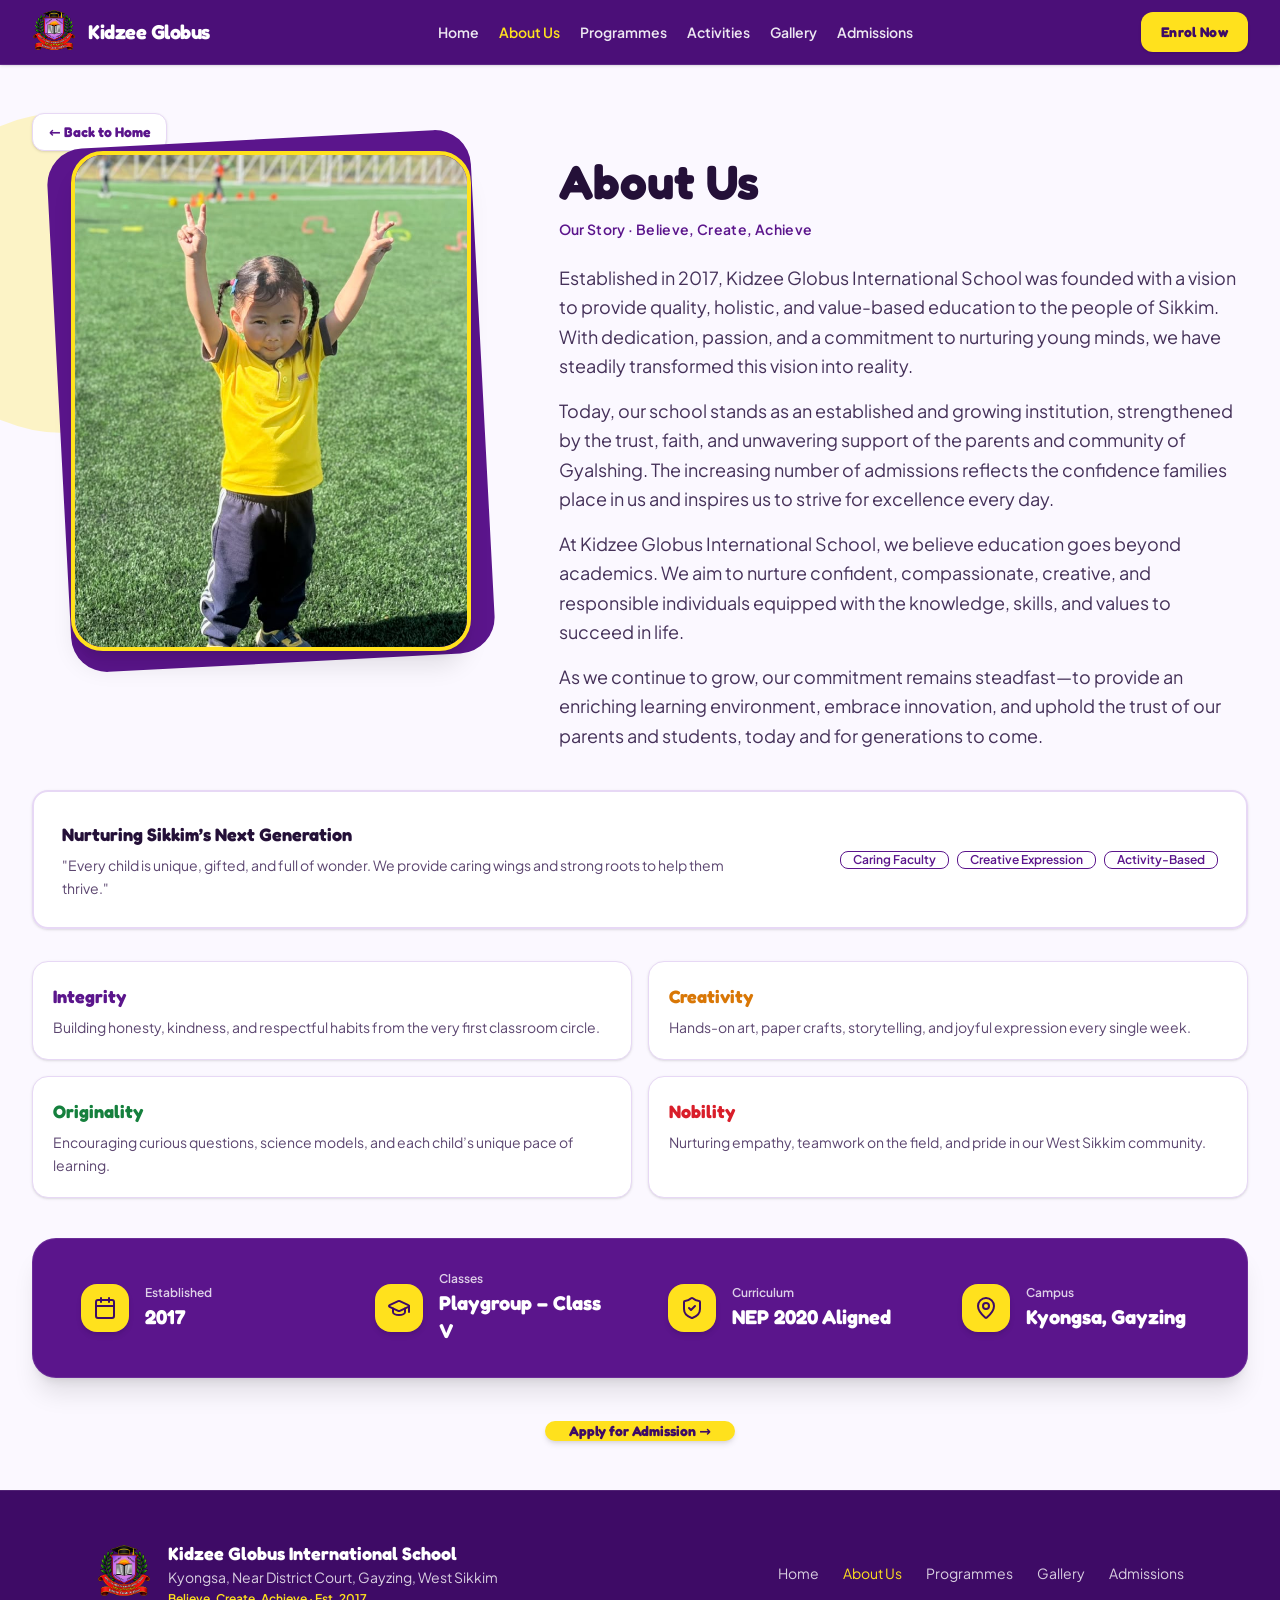
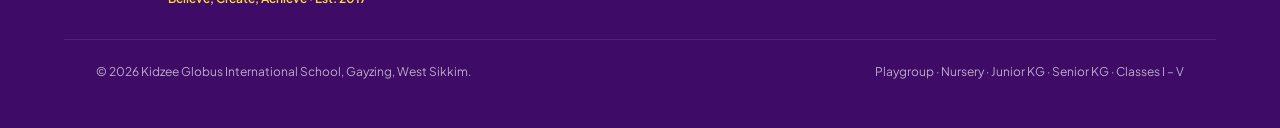
<file: about.html>
<!doctype html>
<html lang="en" class="scroll-smooth">
  <head>
    <meta charset="UTF-8" />
    <meta name="viewport" content="width=device-width, initial-scale=1.0" />
    <title>About Us — Kidzee Globus International School, Gayzing</title>
    <meta name="description" content="Learn about Kidzee Globus International School in Kyongsa, Gayzing, West Sikkim — our story since 2017, core values, and NEP 2020 aligned education." />
    <link rel="icon" type="image/png" href="./public/assets/aistudio/Kidzee_Globus_School_Crest_3b98668b.png" />
    <link rel="preconnect" href="https://fonts.googleapis.com" />
    <link rel="preconnect" href="https://fonts.gstatic.com" crossorigin />
    <link href="https://fonts.googleapis.com/css2?family=Fredoka:wght@500;600;700&family=Plus+Jakarta+Sans:wght@400;500;600;700&display=swap" rel="stylesheet" />
    <style>
/*! tailwindcss v4.3.5 | MIT License | https://tailwindcss.com */
@layer properties{@supports (((-webkit-hyphens:none)) and (not (margin-trim:block))) or ((-moz-orient:inline) and (not (color:rgb(from red r g b)))){*,:before,:after,::backdrop{--tw-translate-x:0;--tw-translate-y:0;--tw-translate-z:0;--tw-scale-x:1;--tw-scale-y:1;--tw-scale-z:1;--tw-rotate-x:initial;--tw-rotate-y:initial;--tw-rotate-z:initial;--tw-skew-x:initial;--tw-skew-y:initial;--tw-space-y-reverse:0;--tw-divide-x-reverse:0;--tw-border-style:solid;--tw-gradient-position:initial;--tw-gradient-from:#0000;--tw-gradient-via:#0000;--tw-gradient-to:#0000;--tw-gradient-stops:initial;--tw-gradient-via-stops:initial;--tw-gradient-from-position:0%;--tw-gradient-via-position:50%;--tw-gradient-to-position:100%;--tw-leading:initial;--tw-font-weight:initial;--tw-tracking:initial;--tw-ordinal:initial;--tw-slashed-zero:initial;--tw-numeric-figure:initial;--tw-numeric-spacing:initial;--tw-numeric-fraction:initial;--tw-shadow:0 0 #0000;--tw-shadow-color:initial;--tw-shadow-alpha:100%;--tw-inset-shadow:0 0 #0000;--tw-inset-shadow-color:initial;--tw-inset-shadow-alpha:100%;--tw-ring-color:initial;--tw-ring-shadow:0 0 #0000;--tw-inset-ring-color:initial;--tw-inset-ring-shadow:0 0 #0000;--tw-ring-inset:initial;--tw-ring-offset-width:0px;--tw-ring-offset-color:#fff;--tw-ring-offset-shadow:0 0 #0000;--tw-blur:initial;--tw-brightness:initial;--tw-contrast:initial;--tw-grayscale:initial;--tw-hue-rotate:initial;--tw-invert:initial;--tw-opacity:initial;--tw-saturate:initial;--tw-sepia:initial;--tw-drop-shadow:initial;--tw-drop-shadow-color:initial;--tw-drop-shadow-alpha:100%;--tw-drop-shadow-size:initial;--tw-duration:initial;--tw-ease:initial;--tw-content:"";--tw-outline-style:solid}}}@layer theme{:root,:host{--font-sans:"Plus Jakarta Sans", ui-sans-serif, system-ui, sans-serif;--font-mono:ui-monospace, SFMono-Regular, Menlo, Monaco, Consolas, "Liberation Mono", "Courier New", monospace;--color-white:#fff;--spacing:.25rem;--container-sm:24rem;--container-md:28rem;--container-xl:36rem;--container-2xl:42rem;--container-4xl:56rem;--container-5xl:64rem;--container-6xl:72rem;--container-7xl:80rem;--text-xs:.75rem;--text-xs--line-height:calc(1 / .75);--text-sm:.875rem;--text-sm--line-height:calc(1.25 / .875);--text-base:1rem;--text-base--line-height:calc(1.5 / 1);--text-lg:1.125rem;--text-lg--line-height:calc(1.75 / 1.125);--text-xl:1.25rem;--text-xl--line-height:calc(1.75 / 1.25);--text-2xl:1.5rem;--text-2xl--line-height:calc(2 / 1.5);--text-3xl:1.875rem;--text-3xl--line-height:calc(2.25 / 1.875);--text-4xl:2.25rem;--text-4xl--line-height:calc(2.5 / 2.25);--text-5xl:3rem;--text-5xl--line-height:1;--font-weight-medium:500;--font-weight-semibold:600;--font-weight-bold:700;--tracking-tight:-.025em;--tracking-wide:.025em;--leading-tight:1.25;--leading-snug:1.375;--leading-relaxed:1.625;--radius-sm:.25rem;--radius-md:.375rem;--radius-lg:.5rem;--radius-xl:.75rem;--radius-2xl:1rem;--radius-3xl:1.5rem;--drop-shadow-xl:0 9px 7px #0000001a;--drop-shadow-2xl:0 25px 25px #00000026;--ease-in:cubic-bezier(.4, 0, 1, 1);--ease-out:cubic-bezier(0, 0, .2, 1);--ease-in-out:cubic-bezier(.4, 0, .2, 1);--default-transition-duration:.15s;--default-transition-timing-function:cubic-bezier(.4, 0, .2, 1);--default-font-family:var(--font-sans);--default-mono-font-family:var(--font-mono);--font-display:"Fredoka", ui-rounded, system-ui, sans-serif}}@layer base{*,:after,:before,::backdrop{box-sizing:border-box;border:0 solid;margin:0;padding:0}::file-selector-button{box-sizing:border-box;border:0 solid;margin:0;padding:0}html,:host{-webkit-text-size-adjust:100%;tab-size:4;line-height:1.5;font-family:var(--default-font-family,-apple-system, BlinkMacSystemFont, "Segoe UI", Roboto, "Helvetica Neue", "Noto Sans", Arial, sans-serif, "Apple Color Emoji", "Segoe UI Emoji", "Segoe UI Symbol", "Noto Color Emoji");font-feature-settings:var(--default-font-feature-settings,normal);font-variation-settings:var(--default-font-variation-settings,normal);-webkit-tap-highlight-color:transparent}hr{height:0;color:inherit;border-top-width:1px}abbr:where([title]){-webkit-text-decoration:underline dotted;text-decoration:underline dotted}h1,h2,h3,h4,h5,h6{font-size:inherit;font-weight:inherit}a{color:inherit;-webkit-text-decoration:inherit;-webkit-text-decoration:inherit;-webkit-text-decoration:inherit;-webkit-text-decoration:inherit;text-decoration:inherit}b,strong{font-weight:bolder}code,kbd,samp,pre{font-family:var(--default-mono-font-family,ui-monospace, SFMono-Regular, Menlo, Monaco, Consolas, "Liberation Mono", "Courier New", monospace);font-feature-settings:var(--default-mono-font-feature-settings,normal);font-variation-settings:var(--default-mono-font-variation-settings,normal);font-size:1em}small{font-size:80%}sub,sup{vertical-align:baseline;font-size:75%;line-height:0;position:relative}sub{bottom:-.25em}sup{top:-.5em}table{text-indent:0;border-color:inherit;border-collapse:collapse}:-moz-focusring:where(:not(iframe)){outline:auto}progress{vertical-align:baseline}summary{display:list-item}ol,ul,menu{list-style:none}img,svg,video,canvas,audio,iframe,embed,object{vertical-align:middle;display:block}img,video{max-width:100%;height:auto}button,input,select,optgroup,textarea{font:inherit;font-feature-settings:inherit;font-variation-settings:inherit;letter-spacing:inherit;color:inherit;opacity:1;background-color:#0000;border-radius:0}::file-selector-button{font:inherit;font-feature-settings:inherit;font-variation-settings:inherit;letter-spacing:inherit;color:inherit;opacity:1;background-color:#0000;border-radius:0}:where(select:is([multiple],[size])) optgroup{font-weight:bolder}:where(select:is([multiple],[size])) optgroup option{padding-inline-start:20px}::file-selector-button{margin-inline-end:4px}::placeholder{opacity:1}@supports (not ((-webkit-appearance:-apple-pay-button))) or (contain-intrinsic-size:1px){::placeholder{color:currentColor}@supports (color:color-mix(in lab, red, red)){::placeholder{color:color-mix(in oklab, currentcolor 50%, transparent)}}}textarea{resize:vertical}::-webkit-search-decoration{-webkit-appearance:none}::-webkit-date-and-time-value{min-height:1lh;text-align:inherit}::-webkit-datetime-edit{display:inline-flex}::-webkit-datetime-edit-fields-wrapper{padding:0}::-webkit-datetime-edit{padding-block:0}::-webkit-datetime-edit-year-field{padding-block:0}::-webkit-datetime-edit-month-field{padding-block:0}::-webkit-datetime-edit-day-field{padding-block:0}::-webkit-datetime-edit-hour-field{padding-block:0}::-webkit-datetime-edit-minute-field{padding-block:0}::-webkit-datetime-edit-second-field{padding-block:0}::-webkit-datetime-edit-millisecond-field{padding-block:0}::-webkit-datetime-edit-meridiem-field{padding-block:0}::-webkit-calendar-picker-indicator{line-height:1}:-moz-ui-invalid{box-shadow:none}button,input:where([type=button],[type=reset],[type=submit]){appearance:button}::file-selector-button{appearance:button}::-webkit-inner-spin-button{height:auto}::-webkit-outer-spin-button{height:auto}[hidden]:where(:not([hidden=until-found])){display:none!important}html{font-family:var(--font-sans);scroll-behavior:smooth}h1,h2,h3,h4,.font-display{font-family:var(--font-display)}}@layer components;@layer utilities{.pointer-events-none{pointer-events:none}.visible{visibility:visible}.visible\!{visibility:visible!important}.absolute{position:absolute}.fixed{position:fixed}.relative{position:relative}.static{position:static}.sticky{position:sticky}.-inset-1{inset:calc(var(--spacing) * -1)}.-inset-3{inset:calc(var(--spacing) * -3)}.inset-0{inset:0}.inset-x-0{inset-inline:0}.top-0{top:0}.top-1{top:var(--spacing)}.top-1\/2{top:50%}.top-4{top:calc(var(--spacing) * 4)}.top-12{top:calc(var(--spacing) * 12)}.top-24{top:calc(var(--spacing) * 24)}.-right-24{right:calc(var(--spacing) * -24)}.right-0{right:0}.right-3{right:calc(var(--spacing) * 3)}.right-4{right:calc(var(--spacing) * 4)}.right-6{right:calc(var(--spacing) * 6)}.bottom-0{bottom:0}.bottom-4{bottom:calc(var(--spacing) * 4)}.bottom-8{bottom:calc(var(--spacing) * 8)}.bottom-20{bottom:calc(var(--spacing) * 20)}.-left-24{left:calc(var(--spacing) * -24)}.left-0{left:0}.left-3{left:calc(var(--spacing) * 3)}.left-6{left:calc(var(--spacing) * 6)}.z-10{z-index:10}.z-20{z-index:20}.z-30{z-index:30}.z-40{z-index:40}.z-50{z-index:50}.container{width:100%}@media (width>=40rem){.container{max-width:40rem}}@media (width>=48rem){.container{max-width:48rem}}@media (width>=64rem){.container{max-width:64rem}}@media (width>=80rem){.container{max-width:80rem}}@media (width>=96rem){.container{max-width:96rem}}.mx-auto{margin-inline:auto}.my-auto{margin-block:auto}.-mt-9{margin-top:calc(var(--spacing) * -9)}.mt-0{margin-top:0}.mt-0\.5{margin-top:calc(var(--spacing) * .5)}.mt-1{margin-top:var(--spacing)}.mt-1\.5{margin-top:calc(var(--spacing) * 1.5)}.mt-2{margin-top:calc(var(--spacing) * 2)}.mt-3{margin-top:calc(var(--spacing) * 3)}.mt-4{margin-top:calc(var(--spacing) * 4)}.mt-5{margin-top:calc(var(--spacing) * 5)}.mt-7{margin-top:calc(var(--spacing) * 7)}.mt-8{margin-top:calc(var(--spacing) * 8)}.mt-10{margin-top:calc(var(--spacing) * 10)}.mt-12{margin-top:calc(var(--spacing) * 12)}.mt-14{margin-top:calc(var(--spacing) * 14)}.mb-1{margin-bottom:var(--spacing)}.mb-1\.5{margin-bottom:calc(var(--spacing) * 1.5)}.mb-2{margin-bottom:calc(var(--spacing) * 2)}.mb-3{margin-bottom:calc(var(--spacing) * 3)}.mb-4{margin-bottom:calc(var(--spacing) * 4)}.ml-1{margin-left:var(--spacing)}.line-clamp-3{-webkit-line-clamp:3;-webkit-box-orient:vertical;display:-webkit-box;overflow:hidden}.block{display:block}.contents{display:contents}.flex{display:flex}.grid{display:grid}.hidden{display:none}.inline{display:inline}.inline-block{display:inline-block}.inline-flex{display:inline-flex}.table{display:table}.aspect-\[4\/4\]{aspect-ratio:4/4}.aspect-\[4\/5\]{aspect-ratio:4/5}.aspect-\[16\/10\]{aspect-ratio:16/10}.h-3{height:calc(var(--spacing) * 3)}.h-3\.5{height:calc(var(--spacing) * 3.5)}.h-4{height:calc(var(--spacing) * 4)}.h-5{height:calc(var(--spacing) * 5)}.h-6{height:calc(var(--spacing) * 6)}.h-8{height:calc(var(--spacing) * 8)}.h-9{height:calc(var(--spacing) * 9)}.h-10{height:calc(var(--spacing) * 10)}.h-11{height:calc(var(--spacing) * 11)}.h-12{height:calc(var(--spacing) * 12)}.h-14{height:calc(var(--spacing) * 14)}.h-16{height:calc(var(--spacing) * 16)}.h-56{height:calc(var(--spacing) * 56)}.h-60{height:calc(var(--spacing) * 60)}.h-64{height:calc(var(--spacing) * 64)}.h-72{height:calc(var(--spacing) * 72)}.h-80{height:calc(var(--spacing) * 80)}.h-96{height:calc(var(--spacing) * 96)}.h-auto{height:auto}.h-full{height:100%}.max-h-\[68vh\]{max-height:68vh}.max-h-\[90vh\]{max-height:90vh}.max-h-\[220px\]{max-height:220px}.max-h-\[250px\]{max-height:250px}.max-h-\[520px\]{max-height:520px}.max-h-\[590px\]{max-height:590px}.min-h-\[220px\]{min-height:220px}.min-h-\[calc\(100dvh-4rem\)\]{min-height:calc(100dvh - 4rem)}.min-h-screen{min-height:100vh}.w-3{width:calc(var(--spacing) * 3)}.w-3\.5{width:calc(var(--spacing) * 3.5)}.w-4{width:calc(var(--spacing) * 4)}.w-5{width:calc(var(--spacing) * 5)}.w-6{width:calc(var(--spacing) * 6)}.w-9{width:calc(var(--spacing) * 9)}.w-10{width:calc(var(--spacing) * 10)}.w-11{width:calc(var(--spacing) * 11)}.w-12{width:calc(var(--spacing) * 12)}.w-14{width:calc(var(--spacing) * 14)}.w-16{width:calc(var(--spacing) * 16)}.w-28{width:calc(var(--spacing) * 28)}.w-32{width:calc(var(--spacing) * 32)}.w-36{width:calc(var(--spacing) * 36)}.w-56{width:calc(var(--spacing) * 56)}.w-72{width:calc(var(--spacing) * 72)}.w-80{width:calc(var(--spacing) * 80)}.w-96{width:calc(var(--spacing) * 96)}.w-auto{width:auto}.w-full{width:100%}.max-w-2xl{max-width:var(--container-2xl)}.max-w-4xl{max-width:var(--container-4xl)}.max-w-5xl{max-width:var(--container-5xl)}.max-w-6xl{max-width:var(--container-6xl)}.max-w-7xl{max-width:var(--container-7xl)}.max-w-\[400px\]{max-width:400px}.max-w-\[420px\]{max-width:420px}.max-w-\[490px\]{max-width:490px}.max-w-md{max-width:var(--container-md)}.max-w-sm{max-width:var(--container-sm)}.max-w-xl{max-width:var(--container-xl)}.min-w-\[44px\]{min-width:44px}.flex-1{flex:1}.shrink-0{flex-shrink:0}.grow{flex-grow:1}.-translate-x-1{--tw-translate-x:calc(var(--spacing) * -1);translate:var(--tw-translate-x) var(--tw-translate-y)}.-translate-x-1\/2{--tw-translate-x:calc(calc(1 / 2 * 100%) * -1);translate:var(--tw-translate-x) var(--tw-translate-y)}.translate-x-1{--tw-translate-x:var(--spacing);translate:var(--tw-translate-x) var(--tw-translate-y)}.translate-x-1\/3{--tw-translate-x:calc(1 / 3 * 100%);translate:var(--tw-translate-x) var(--tw-translate-y)}.-translate-y-1{--tw-translate-y:calc(var(--spacing) * -1);translate:var(--tw-translate-x) var(--tw-translate-y)}.-translate-y-1\/2{--tw-translate-y:calc(calc(1 / 2 * 100%) * -1);translate:var(--tw-translate-x) var(--tw-translate-y)}.scale-105{--tw-scale-x:105%;--tw-scale-y:105%;--tw-scale-z:105%;scale:var(--tw-scale-x) var(--tw-scale-y)}.-rotate-3{rotate:-3deg}.rotate-3{rotate:3deg}.transform{transform:var(--tw-rotate-x, ) var(--tw-rotate-y, ) var(--tw-rotate-z, ) var(--tw-skew-x, ) var(--tw-skew-y, )}.cursor-pointer{cursor:pointer}.resize{resize:both}.grid-cols-1{grid-template-columns:repeat(1,minmax(0,1fr))}.grid-cols-2{grid-template-columns:repeat(2,minmax(0,1fr))}.grid-cols-5{grid-template-columns:repeat(5,minmax(0,1fr))}.flex-col{flex-direction:column}.flex-wrap{flex-wrap:wrap}.items-center{align-items:center}.items-start{align-items:flex-start}.items-stretch{align-items:stretch}.justify-between{justify-content:space-between}.justify-center{justify-content:center}.gap-1{gap:var(--spacing)}.gap-1\.5{gap:calc(var(--spacing) * 1.5)}.gap-2{gap:calc(var(--spacing) * 2)}.gap-2\.5{gap:calc(var(--spacing) * 2.5)}.gap-3{gap:calc(var(--spacing) * 3)}.gap-3\.5{gap:calc(var(--spacing) * 3.5)}.gap-4{gap:calc(var(--spacing) * 4)}.gap-5{gap:calc(var(--spacing) * 5)}.gap-6{gap:calc(var(--spacing) * 6)}.gap-7{gap:calc(var(--spacing) * 7)}.gap-8{gap:calc(var(--spacing) * 8)}.gap-10{gap:calc(var(--spacing) * 10)}.gap-12{gap:calc(var(--spacing) * 12)}:where(.space-y-1>:not(:last-child)){--tw-space-y-reverse:0;margin-block-start:calc(var(--spacing) * var(--tw-space-y-reverse));margin-block-end:calc(var(--spacing) * calc(1 - var(--tw-space-y-reverse)))}:where(.space-y-1\.5>:not(:last-child)){--tw-space-y-reverse:0;margin-block-start:calc(calc(var(--spacing) * 1.5) * var(--tw-space-y-reverse));margin-block-end:calc(calc(var(--spacing) * 1.5) * calc(1 - var(--tw-space-y-reverse)))}:where(.space-y-2>:not(:last-child)){--tw-space-y-reverse:0;margin-block-start:calc(calc(var(--spacing) * 2) * var(--tw-space-y-reverse));margin-block-end:calc(calc(var(--spacing) * 2) * calc(1 - var(--tw-space-y-reverse)))}:where(.space-y-2\.5>:not(:last-child)){--tw-space-y-reverse:0;margin-block-start:calc(calc(var(--spacing) * 2.5) * var(--tw-space-y-reverse));margin-block-end:calc(calc(var(--spacing) * 2.5) * calc(1 - var(--tw-space-y-reverse)))}:where(.space-y-3>:not(:last-child)){--tw-space-y-reverse:0;margin-block-start:calc(calc(var(--spacing) * 3) * var(--tw-space-y-reverse));margin-block-end:calc(calc(var(--spacing) * 3) * calc(1 - var(--tw-space-y-reverse)))}:where(.space-y-3\.5>:not(:last-child)){--tw-space-y-reverse:0;margin-block-start:calc(calc(var(--spacing) * 3.5) * var(--tw-space-y-reverse));margin-block-end:calc(calc(var(--spacing) * 3.5) * calc(1 - var(--tw-space-y-reverse)))}:where(.space-y-4>:not(:last-child)){--tw-space-y-reverse:0;margin-block-start:calc(calc(var(--spacing) * 4) * var(--tw-space-y-reverse));margin-block-end:calc(calc(var(--spacing) * 4) * calc(1 - var(--tw-space-y-reverse)))}:where(.space-y-5>:not(:last-child)){--tw-space-y-reverse:0;margin-block-start:calc(calc(var(--spacing) * 5) * var(--tw-space-y-reverse));margin-block-end:calc(calc(var(--spacing) * 5) * calc(1 - var(--tw-space-y-reverse)))}:where(.space-y-6>:not(:last-child)){--tw-space-y-reverse:0;margin-block-start:calc(calc(var(--spacing) * 6) * var(--tw-space-y-reverse));margin-block-end:calc(calc(var(--spacing) * 6) * calc(1 - var(--tw-space-y-reverse)))}:where(.divide-x>:not(:last-child)){--tw-divide-x-reverse:0;border-inline-style:var(--tw-border-style);border-inline-start-width:calc(1px * var(--tw-divide-x-reverse));border-inline-end-width:calc(1px * calc(1 - var(--tw-divide-x-reverse)))}:where(.divide-\[\#EAE0F5\]>:not(:last-child)){border-color:#eae0f5}.overflow-hidden{overflow:hidden}.overflow-x-auto{overflow-x:auto}.overflow-x-clip{overflow-x:clip}.overflow-y-auto{overflow-y:auto}.scroll-smooth{scroll-behavior:smooth}.rounded-2xl{border-radius:var(--radius-2xl)}.rounded-3xl{border-radius:var(--radius-3xl)}.rounded-\[2\.25rem\]{border-radius:2.25rem}.rounded-\[2rem\]{border-radius:2rem}.rounded-full{border-radius:2147483647px}.rounded-lg{border-radius:var(--radius-lg)}.rounded-md{border-radius:var(--radius-md)}.rounded-sm{border-radius:var(--radius-sm)}.rounded-xl{border-radius:var(--radius-xl)}.border{border-style:var(--tw-border-style);border-width:1px}.border-2{border-style:var(--tw-border-style);border-width:2px}.border-4{border-style:var(--tw-border-style);border-width:4px}.border-t{border-top-style:var(--tw-border-style);border-top-width:1px}.border-b{border-bottom-style:var(--tw-border-style);border-bottom-width:1px}.border-\[\#D8C5EC\]{border-color:#d8c5ec}.border-\[\#E7D8F5\]{border-color:#e7d8f5}.border-\[\#EAE0F5\]{border-color:#eae0f5}.border-\[\#FFE11D\]{border-color:#ffe11d}.border-\[\#FFE11D\]\/60{border-color:oklab(90.716% -.0292414 .18144/.6)}.border-white{border-color:var(--color-white)}.border-white\/10{border-color:#ffffff1a}@supports (color:color-mix(in lab, red, red)){.border-white\/10{border-color:color-mix(in oklab, var(--color-white) 10%, transparent)}}.border-white\/15{border-color:#ffffff26}@supports (color:color-mix(in lab, red, red)){.border-white\/15{border-color:color-mix(in oklab, var(--color-white) 15%, transparent)}}.border-white\/20{border-color:#fff3}@supports (color:color-mix(in lab, red, red)){.border-white\/20{border-color:color-mix(in oklab, var(--color-white) 20%, transparent)}}.border-white\/25{border-color:#ffffff40}@supports (color:color-mix(in lab, red, red)){.border-white\/25{border-color:color-mix(in oklab, var(--color-white) 25%, transparent)}}.border-white\/35{border-color:#ffffff59}@supports (color:color-mix(in lab, red, red)){.border-white\/35{border-color:color-mix(in oklab, var(--color-white) 35%, transparent)}}.border-white\/40{border-color:#fff6}@supports (color:color-mix(in lab, red, red)){.border-white\/40{border-color:color-mix(in oklab, var(--color-white) 40%, transparent)}}.bg-\[\#1A072B\]\/80{background-color:oklab(18.4543% .0401643 -.0579244/.8)}.bg-\[\#1E0833\]{background-color:#1e0833}.bg-\[\#3E0B66\]{background-color:#3e0b66}.bg-\[\#3E0B66\]\/85{background-color:oklab(29.9822% .0788379 -.118887/.85)}.bg-\[\#4B0F78\]{background-color:#4b0f78}.bg-\[\#5B158C\]{background-color:#5b158c}.bg-\[\#140522\]\/90{background-color:oklab(16.2272% .0347684 -.0496022/.9)}.bg-\[\#ECFDF3\]{background-color:#ecfdf3}.bg-\[\#F6EFFC\]{background-color:#f6effc}.bg-\[\#FBF8FF\]{background-color:#fbf8ff}.bg-\[\#FFE11D\]{background-color:#ffe11d}.bg-\[\#FFE11D\]\/25{background-color:oklab(90.716% -.0292414 .18144/.25)}.bg-white{background-color:var(--color-white)}.bg-white\/10{background-color:#ffffff1a}@supports (color:color-mix(in lab, red, red)){.bg-white\/10{background-color:color-mix(in oklab, var(--color-white) 10%, transparent)}}.bg-white\/15{background-color:#ffffff26}@supports (color:color-mix(in lab, red, red)){.bg-white\/15{background-color:color-mix(in oklab, var(--color-white) 15%, transparent)}}.bg-white\/95{background-color:#fffffff2}@supports (color:color-mix(in lab, red, red)){.bg-white\/95{background-color:color-mix(in oklab, var(--color-white) 95%, transparent)}}.bg-gradient-to-t{--tw-gradient-position:to top in oklab;background-image:linear-gradient(var(--tw-gradient-stops))}.from-\[\#1A072B\]\/90{--tw-gradient-from:oklab(18.4543% .0401643 -.0579244/.9);--tw-gradient-stops:var(--tw-gradient-via-stops,var(--tw-gradient-position), var(--tw-gradient-from) var(--tw-gradient-from-position), var(--tw-gradient-to) var(--tw-gradient-to-position))}.from-\[\#241038\]\/85{--tw-gradient-from:oklab(22.626% .0422641 -.0626646/.85);--tw-gradient-stops:var(--tw-gradient-via-stops,var(--tw-gradient-position), var(--tw-gradient-from) var(--tw-gradient-from-position), var(--tw-gradient-to) var(--tw-gradient-to-position))}.via-\[\#1A072B\]\/45{--tw-gradient-via:oklab(18.4543% .0401643 -.0579244/.45);--tw-gradient-via-stops:var(--tw-gradient-position), var(--tw-gradient-from) var(--tw-gradient-from-position), var(--tw-gradient-via) var(--tw-gradient-via-position), var(--tw-gradient-to) var(--tw-gradient-to-position);--tw-gradient-stops:var(--tw-gradient-via-stops)}.via-\[\#241038\]\/25{--tw-gradient-via:oklab(22.626% .0422641 -.0626646/.25);--tw-gradient-via-stops:var(--tw-gradient-position), var(--tw-gradient-from) var(--tw-gradient-from-position), var(--tw-gradient-via) var(--tw-gradient-via-position), var(--tw-gradient-to) var(--tw-gradient-to-position);--tw-gradient-stops:var(--tw-gradient-via-stops)}.to-transparent{--tw-gradient-to:transparent;--tw-gradient-stops:var(--tw-gradient-via-stops,var(--tw-gradient-position), var(--tw-gradient-from) var(--tw-gradient-from-position), var(--tw-gradient-to) var(--tw-gradient-to-position))}.object-contain{object-fit:contain}.object-cover{object-fit:cover}.object-center{object-position:center}.object-top{object-position:top}.p-1{padding:var(--spacing)}.p-1\.5{padding:calc(var(--spacing) * 1.5)}.p-4{padding:calc(var(--spacing) * 4)}.p-5{padding:calc(var(--spacing) * 5)}.p-6{padding:calc(var(--spacing) * 6)}.px-2{padding-inline:calc(var(--spacing) * 2)}.px-3{padding-inline:calc(var(--spacing) * 3)}.px-3\.5{padding-inline:calc(var(--spacing) * 3.5)}.px-4{padding-inline:calc(var(--spacing) * 4)}.px-5{padding-inline:calc(var(--spacing) * 5)}.px-6{padding-inline:calc(var(--spacing) * 6)}.px-7{padding-inline:calc(var(--spacing) * 7)}.py-1{padding-block:var(--spacing)}.py-2{padding-block:calc(var(--spacing) * 2)}.py-2\.5{padding-block:calc(var(--spacing) * 2.5)}.py-3{padding-block:calc(var(--spacing) * 3)}.py-4{padding-block:calc(var(--spacing) * 4)}.py-6{padding-block:calc(var(--spacing) * 6)}.py-12{padding-block:calc(var(--spacing) * 12)}.py-20{padding-block:calc(var(--spacing) * 20)}.pt-0{padding-top:0}.pt-0\.5{padding-top:calc(var(--spacing) * .5)}.pt-1{padding-top:var(--spacing)}.pt-2{padding-top:calc(var(--spacing) * 2)}.pt-3{padding-top:calc(var(--spacing) * 3)}.pt-4{padding-top:calc(var(--spacing) * 4)}.pt-6{padding-top:calc(var(--spacing) * 6)}.pt-10{padding-top:calc(var(--spacing) * 10)}.pt-12{padding-top:calc(var(--spacing) * 12)}.pt-14{padding-top:calc(var(--spacing) * 14)}.pr-3{padding-right:calc(var(--spacing) * 3)}.pb-0{padding-bottom:0}.pb-0\.5{padding-bottom:calc(var(--spacing) * .5)}.pb-6{padding-bottom:calc(var(--spacing) * 6)}.pb-8{padding-bottom:calc(var(--spacing) * 8)}.pb-24{padding-bottom:calc(var(--spacing) * 24)}.pl-3{padding-left:calc(var(--spacing) * 3)}.text-center{text-align:center}.text-left{text-align:left}.font-display{font-family:var(--font-display)}.text-2xl{font-size:var(--text-2xl);line-height:var(--tw-leading,var(--text-2xl--line-height))}.text-3xl{font-size:var(--text-3xl);line-height:var(--tw-leading,var(--text-3xl--line-height))}.text-base{font-size:var(--text-base);line-height:var(--tw-leading,var(--text-base--line-height))}.text-lg{font-size:var(--text-lg);line-height:var(--tw-leading,var(--text-lg--line-height))}.text-sm{font-size:var(--text-sm);line-height:var(--tw-leading,var(--text-sm--line-height))}.text-xl{font-size:var(--text-xl);line-height:var(--tw-leading,var(--text-xl--line-height))}.text-xs{font-size:var(--text-xs);line-height:var(--tw-leading,var(--text-xs--line-height))}.text-\[11px\]{font-size:11px}.leading-\[1\.08\]{--tw-leading:1.08;line-height:1.08}.leading-relaxed{--tw-leading:var(--leading-relaxed);line-height:var(--leading-relaxed)}.leading-snug{--tw-leading:var(--leading-snug);line-height:var(--leading-snug)}.leading-tight{--tw-leading:var(--leading-tight);line-height:var(--leading-tight)}.font-bold{--tw-font-weight:var(--font-weight-bold);font-weight:var(--font-weight-bold)}.font-medium{--tw-font-weight:var(--font-weight-medium);font-weight:var(--font-weight-medium)}.font-semibold{--tw-font-weight:var(--font-weight-semibold);font-weight:var(--font-weight-semibold)}.tracking-tight{--tw-tracking:var(--tracking-tight);letter-spacing:var(--tracking-tight)}.tracking-wide{--tw-tracking:var(--tracking-wide);letter-spacing:var(--tracking-wide)}.text-balance{text-wrap:balance}.whitespace-nowrap{white-space:nowrap}.text-\[\#3E0B66\]{color:#3e0b66}.text-\[\#5B158C\]{color:#5b158c}.text-\[\#5C4670\]{color:#5c4670}.text-\[\#7A6490\]{color:#7a6490}.text-\[\#16A34A\]{color:#16a34a}.text-\[\#15803D\]{color:#15803d}.text-\[\#241038\]{color:#241038}.text-\[\#453159\]{color:#453159}.text-\[\#C81E1E\]{color:#c81e1e}.text-\[\#F97316\]{color:#f97316}.text-\[\#FFE11D\]{color:#ffe11d}.text-white{color:var(--color-white)}.text-white\/65{color:#ffffffa6}@supports (color:color-mix(in lab, red, red)){.text-white\/65{color:color-mix(in oklab, var(--color-white) 65%, transparent)}}.text-white\/75{color:#ffffffbf}@supports (color:color-mix(in lab, red, red)){.text-white\/75{color:color-mix(in oklab, var(--color-white) 75%, transparent)}}.text-white\/80{color:#fffc}@supports (color:color-mix(in lab, red, red)){.text-white\/80{color:color-mix(in oklab, var(--color-white) 80%, transparent)}}.text-white\/85{color:#ffffffd9}@supports (color:color-mix(in lab, red, red)){.text-white\/85{color:color-mix(in oklab, var(--color-white) 85%, transparent)}}.text-white\/90{color:#ffffffe6}@supports (color:color-mix(in lab, red, red)){.text-white\/90{color:color-mix(in oklab, var(--color-white) 90%, transparent)}}.tabular-nums{--tw-numeric-spacing:tabular-nums;font-variant-numeric:var(--tw-ordinal, ) var(--tw-slashed-zero, ) var(--tw-numeric-figure, ) var(--tw-numeric-spacing, ) var(--tw-numeric-fraction, )}.antialiased{-webkit-font-smoothing:antialiased;-moz-osx-font-smoothing:grayscale}.opacity-75{opacity:.75}.opacity-80{opacity:.8}.opacity-90{opacity:.9}.shadow{--tw-shadow:0 1px 3px 0 var(--tw-shadow-color,#0000001a), 0 1px 2px -1px var(--tw-shadow-color,#0000001a);box-shadow:var(--tw-inset-shadow), var(--tw-inset-ring-shadow), var(--tw-ring-offset-shadow), var(--tw-ring-shadow), var(--tw-shadow)}.shadow-2xl{--tw-shadow:0 25px 50px -12px var(--tw-shadow-color,#00000040);box-shadow:var(--tw-inset-shadow), var(--tw-inset-ring-shadow), var(--tw-ring-offset-shadow), var(--tw-ring-shadow), var(--tw-shadow)}.shadow-lg{--tw-shadow:0 10px 15px -3px var(--tw-shadow-color,#0000001a), 0 4px 6px -4px var(--tw-shadow-color,#0000001a);box-shadow:var(--tw-inset-shadow), var(--tw-inset-ring-shadow), var(--tw-ring-offset-shadow), var(--tw-ring-shadow), var(--tw-shadow)}.shadow-md{--tw-shadow:0 4px 6px -1px var(--tw-shadow-color,#0000001a), 0 2px 4px -2px var(--tw-shadow-color,#0000001a);box-shadow:var(--tw-inset-shadow), var(--tw-inset-ring-shadow), var(--tw-ring-offset-shadow), var(--tw-ring-shadow), var(--tw-shadow)}.shadow-sm{--tw-shadow:0 1px 3px 0 var(--tw-shadow-color,#0000001a), 0 1px 2px -1px var(--tw-shadow-color,#0000001a);box-shadow:var(--tw-inset-shadow), var(--tw-inset-ring-shadow), var(--tw-ring-offset-shadow), var(--tw-ring-shadow), var(--tw-shadow)}.shadow-xl{--tw-shadow:0 20px 25px -5px var(--tw-shadow-color,#0000001a), 0 8px 10px -6px var(--tw-shadow-color,#0000001a);box-shadow:var(--tw-inset-shadow), var(--tw-inset-ring-shadow), var(--tw-ring-offset-shadow), var(--tw-ring-shadow), var(--tw-shadow)}.ring{--tw-ring-shadow:var(--tw-ring-inset, ) 0 0 0 calc(1px + var(--tw-ring-offset-width)) var(--tw-ring-color,currentcolor);box-shadow:var(--tw-inset-shadow), var(--tw-inset-ring-shadow), var(--tw-ring-offset-shadow), var(--tw-ring-shadow), var(--tw-shadow)}.ring-4{--tw-ring-shadow:var(--tw-ring-inset, ) 0 0 0 calc(4px + var(--tw-ring-offset-width)) var(--tw-ring-color,currentcolor);box-shadow:var(--tw-inset-shadow), var(--tw-inset-ring-shadow), var(--tw-ring-offset-shadow), var(--tw-ring-shadow), var(--tw-shadow)}.ring-\[\#FFE11D\]{--tw-ring-color:#ffe11d}.blur{--tw-blur:blur(8px);filter:var(--tw-blur, ) var(--tw-brightness, ) var(--tw-contrast, ) var(--tw-grayscale, ) var(--tw-hue-rotate, ) var(--tw-invert, ) var(--tw-saturate, ) var(--tw-sepia, ) var(--tw-drop-shadow, )}.drop-shadow{--tw-drop-shadow-size:drop-shadow(0 1px 2px var(--tw-drop-shadow-color,#0000001a)) drop-shadow(0 1px 1px var(--tw-drop-shadow-color,#0000000f));--tw-drop-shadow:drop-shadow(0 1px 2px #0000001a) drop-shadow(0 1px 1px #0000000f);filter:var(--tw-blur, ) var(--tw-brightness, ) var(--tw-contrast, ) var(--tw-grayscale, ) var(--tw-hue-rotate, ) var(--tw-invert, ) var(--tw-saturate, ) var(--tw-sepia, ) var(--tw-drop-shadow, )}.drop-shadow-2xl{--tw-drop-shadow-size:drop-shadow(0 25px 25px var(--tw-drop-shadow-color,#00000026));--tw-drop-shadow:drop-shadow(var(--drop-shadow-2xl));filter:var(--tw-blur, ) var(--tw-brightness, ) var(--tw-contrast, ) var(--tw-grayscale, ) var(--tw-hue-rotate, ) var(--tw-invert, ) var(--tw-saturate, ) var(--tw-sepia, ) var(--tw-drop-shadow, )}.drop-shadow-xl{--tw-drop-shadow-size:drop-shadow(0 9px 7px var(--tw-drop-shadow-color,#0000001a));--tw-drop-shadow:drop-shadow(var(--drop-shadow-xl));filter:var(--tw-blur, ) var(--tw-brightness, ) var(--tw-contrast, ) var(--tw-grayscale, ) var(--tw-hue-rotate, ) var(--tw-invert, ) var(--tw-saturate, ) var(--tw-sepia, ) var(--tw-drop-shadow, )}.filter{filter:var(--tw-blur, ) var(--tw-brightness, ) var(--tw-contrast, ) var(--tw-grayscale, ) var(--tw-hue-rotate, ) var(--tw-invert, ) var(--tw-saturate, ) var(--tw-sepia, ) var(--tw-drop-shadow, )}.filter\!{filter:var(--tw-blur, ) var(--tw-brightness, ) var(--tw-contrast, ) var(--tw-grayscale, ) var(--tw-hue-rotate, ) var(--tw-invert, ) var(--tw-saturate, ) var(--tw-sepia, ) var(--tw-drop-shadow, )!important}.transition{transition-property:color,background-color,border-color,outline-color,text-decoration-color,fill,stroke,--tw-gradient-from,--tw-gradient-via,--tw-gradient-to,opacity,box-shadow,transform,translate,scale,rotate,filter,-webkit-backdrop-filter,backdrop-filter,display,content-visibility,overlay,pointer-events;transition-timing-function:var(--tw-ease,var(--default-transition-timing-function));transition-duration:var(--tw-duration,var(--default-transition-duration))}.transition-all{transition-property:all;transition-timing-function:var(--tw-ease,var(--default-transition-timing-function));transition-duration:var(--tw-duration,var(--default-transition-duration))}.transition-colors{transition-property:color,background-color,border-color,outline-color,text-decoration-color,fill,stroke,--tw-gradient-from,--tw-gradient-via,--tw-gradient-to;transition-timing-function:var(--tw-ease,var(--default-transition-timing-function));transition-duration:var(--tw-duration,var(--default-transition-duration))}.transition-transform{transition-property:transform,translate,scale,rotate;transition-timing-function:var(--tw-ease,var(--default-transition-timing-function));transition-duration:var(--tw-duration,var(--default-transition-duration))}.duration-150{--tw-duration:.15s;transition-duration:.15s}.duration-200{--tw-duration:.2s;transition-duration:.2s}.duration-300{--tw-duration:.3s;transition-duration:.3s}.ease-in{--tw-ease:var(--ease-in);transition-timing-function:var(--ease-in)}.ease-in-out{--tw-ease:var(--ease-in-out);transition-timing-function:var(--ease-in-out)}.ease-out{--tw-ease:var(--ease-out);transition-timing-function:var(--ease-out)}.select-none{-webkit-user-select:none;user-select:none}@media (hover:hover){:is(:where(.group):hover .group-hover\:translate-x-1){--tw-translate-x:var(--spacing);translate:var(--tw-translate-x) var(--tw-translate-y)}:is(:where(.group):hover .group-hover\:scale-105){--tw-scale-x:105%;--tw-scale-y:105%;--tw-scale-z:105%;scale:var(--tw-scale-x) var(--tw-scale-y)}:is(:where(.group):hover .group-hover\:scale-110){--tw-scale-x:110%;--tw-scale-y:110%;--tw-scale-z:110%;scale:var(--tw-scale-x) var(--tw-scale-y)}}.selection\:bg-\[\#FFE11D\] ::selection{background-color:#ffe11d}.selection\:bg-\[\#FFE11D\]::selection{background-color:#ffe11d}.selection\:text-\[\#3B0A5E\] ::selection{color:#3b0a5e}.selection\:text-\[\#3B0A5E\]::selection{color:#3b0a5e}.placeholder\:text-\[\#8E7AA3\]::placeholder{color:#8e7aa3}.after\:absolute:after{content:var(--tw-content);position:absolute}.after\:bottom-0:after{content:var(--tw-content);bottom:0}.after\:left-0:after{content:var(--tw-content);left:0}.after\:h-0\.5:after{content:var(--tw-content);height:calc(var(--spacing) * .5)}.after\:w-0:after{content:var(--tw-content);width:0}.after\:bg-\[\#FFE11D\]:after{content:var(--tw-content);background-color:#ffe11d}.after\:transition-all:after{content:var(--tw-content);transition-property:all;transition-timing-function:var(--tw-ease,var(--default-transition-timing-function));transition-duration:var(--tw-duration,var(--default-transition-duration))}.after\:duration-150:after{content:var(--tw-content);--tw-duration:.15s;transition-duration:.15s}.after\:content-\[\'\'\]:after{--tw-content:"";content:var(--tw-content)}@media (hover:hover){.hover\:-translate-y-0\.5:hover{--tw-translate-y:calc(var(--spacing) * -.5);translate:var(--tw-translate-x) var(--tw-translate-y)}.hover\:-translate-y-1:hover{--tw-translate-y:calc(var(--spacing) * -1);translate:var(--tw-translate-x) var(--tw-translate-y)}.hover\:-translate-y-1\.5:hover{--tw-translate-y:calc(var(--spacing) * -1.5);translate:var(--tw-translate-x) var(--tw-translate-y)}.hover\:scale-105:hover{--tw-scale-x:105%;--tw-scale-y:105%;--tw-scale-z:105%;scale:var(--tw-scale-x) var(--tw-scale-y)}.hover\:border-\[\#5B158C\]:hover{border-color:#5b158c}.hover\:border-\[\#FFE11D\]:hover{border-color:#ffe11d}.hover\:border-white\/70:hover{border-color:#ffffffb3}@supports (color:color-mix(in lab, red, red)){.hover\:border-white\/70:hover{border-color:color-mix(in oklab, var(--color-white) 70%, transparent)}}.hover\:bg-\[\#3E0B66\]:hover{background-color:#3e0b66}.hover\:bg-\[\#430C6C\]:hover{background-color:#430c6c}.hover\:bg-\[\#F6EFFC\]:hover{background-color:#f6effc}.hover\:bg-\[\#FFE11D\]:hover{background-color:#ffe11d}.hover\:bg-\[\#ffea54\]:hover{background-color:#ffea54}.hover\:bg-white\/10:hover{background-color:#ffffff1a}@supports (color:color-mix(in lab, red, red)){.hover\:bg-white\/10:hover{background-color:color-mix(in oklab, var(--color-white) 10%, transparent)}}.hover\:bg-white\/15:hover{background-color:#ffffff26}@supports (color:color-mix(in lab, red, red)){.hover\:bg-white\/15:hover{background-color:color-mix(in oklab, var(--color-white) 15%, transparent)}}.hover\:bg-white\/20:hover{background-color:#fff3}@supports (color:color-mix(in lab, red, red)){.hover\:bg-white\/20:hover{background-color:color-mix(in oklab, var(--color-white) 20%, transparent)}}.hover\:bg-white\/25:hover{background-color:#ffffff40}@supports (color:color-mix(in lab, red, red)){.hover\:bg-white\/25:hover{background-color:color-mix(in oklab, var(--color-white) 25%, transparent)}}.hover\:text-\[\#3E0B66\]:hover{color:#3e0b66}.hover\:text-\[\#FFE11D\]:hover{color:#ffe11d}.hover\:text-white:hover{color:var(--color-white)}.hover\:shadow-md:hover{--tw-shadow:0 4px 6px -1px var(--tw-shadow-color,#0000001a), 0 2px 4px -2px var(--tw-shadow-color,#0000001a);box-shadow:var(--tw-inset-shadow), var(--tw-inset-ring-shadow), var(--tw-ring-offset-shadow), var(--tw-ring-shadow), var(--tw-shadow)}.hover\:after\:w-full:hover:after{content:var(--tw-content);width:100%}}.focus\:border-\[\#5B158C\]:focus{border-color:#5b158c}.focus\:ring-2:focus{--tw-ring-shadow:var(--tw-ring-inset, ) 0 0 0 calc(2px + var(--tw-ring-offset-width)) var(--tw-ring-color,currentcolor);box-shadow:var(--tw-inset-shadow), var(--tw-inset-ring-shadow), var(--tw-ring-offset-shadow), var(--tw-ring-shadow), var(--tw-shadow)}.focus\:ring-\[\#5B158C\]\/20:focus{--tw-ring-color:oklab(38.3005% .103856 -.145021/.2)}.focus\:outline-none:focus{--tw-outline-style:none;outline-style:none}.focus-visible\:outline-2:focus-visible{outline-style:var(--tw-outline-style);outline-width:2px}.focus-visible\:outline-offset-2:focus-visible{outline-offset:2px}.focus-visible\:outline-offset-3:focus-visible{outline-offset:3px}.focus-visible\:outline-offset-4:focus-visible{outline-offset:4px}.focus-visible\:outline-\[\#5B158C\]:focus-visible{outline-color:#5b158c}.focus-visible\:outline-\[\#FFE11D\]:focus-visible{outline-color:#ffe11d}.focus-visible\:outline-white:focus-visible{outline-color:var(--color-white)}.active\:translate-y-0:active{--tw-translate-y:0px;translate:var(--tw-translate-x) var(--tw-translate-y)}.active\:scale-95:active{--tw-scale-x:95%;--tw-scale-y:95%;--tw-scale-z:95%;scale:var(--tw-scale-x) var(--tw-scale-y)}.active\:scale-\[0\.99\]:active{scale:.99}@media (width>=40rem){.sm\:col-span-2{grid-column:span 2/span 2}.sm\:block{display:block}.sm\:h-16{height:calc(var(--spacing) * 16)}.sm\:h-20{height:calc(var(--spacing) * 20)}.sm\:h-72{height:calc(var(--spacing) * 72)}.sm\:max-h-\[290px\]{max-height:290px}.sm\:w-44{width:calc(var(--spacing) * 44)}.sm\:w-52{width:calc(var(--spacing) * 52)}.sm\:grid-cols-2{grid-template-columns:repeat(2,minmax(0,1fr))}.sm\:flex-row{flex-direction:row}.sm\:items-center{align-items:center}.sm\:gap-6{gap:calc(var(--spacing) * 6)}:where(.sm\:space-y-4>:not(:last-child)){--tw-space-y-reverse:0;margin-block-start:calc(calc(var(--spacing) * 4) * var(--tw-space-y-reverse));margin-block-end:calc(calc(var(--spacing) * 4) * calc(1 - var(--tw-space-y-reverse)))}.sm\:p-6{padding:calc(var(--spacing) * 6)}.sm\:p-7{padding:calc(var(--spacing) * 7)}.sm\:p-8{padding:calc(var(--spacing) * 8)}.sm\:p-9{padding:calc(var(--spacing) * 9)}.sm\:px-3{padding-inline:calc(var(--spacing) * 3)}.sm\:px-4{padding-inline:calc(var(--spacing) * 4)}.sm\:px-5{padding-inline:calc(var(--spacing) * 5)}.sm\:px-6{padding-inline:calc(var(--spacing) * 6)}.sm\:py-2\.5{padding-block:calc(var(--spacing) * 2.5)}.sm\:py-24{padding-block:calc(var(--spacing) * 24)}.sm\:py-28{padding-block:calc(var(--spacing) * 28)}.sm\:pt-14{padding-top:calc(var(--spacing) * 14)}.sm\:pb-32{padding-bottom:calc(var(--spacing) * 32)}.sm\:text-2xl{font-size:var(--text-2xl);line-height:var(--tw-leading,var(--text-2xl--line-height))}.sm\:text-3xl{font-size:var(--text-3xl);line-height:var(--tw-leading,var(--text-3xl--line-height))}.sm\:text-4xl{font-size:var(--text-4xl);line-height:var(--tw-leading,var(--text-4xl--line-height))}.sm\:text-5xl{font-size:var(--text-5xl);line-height:var(--tw-leading,var(--text-5xl--line-height))}.sm\:text-base{font-size:var(--text-base);line-height:var(--tw-leading,var(--text-base--line-height))}.sm\:text-lg{font-size:var(--text-lg);line-height:var(--tw-leading,var(--text-lg--line-height))}.sm\:text-sm{font-size:var(--text-sm);line-height:var(--tw-leading,var(--text-sm--line-height))}.sm\:text-xl{font-size:var(--text-xl);line-height:var(--tw-leading,var(--text-xl--line-height))}}@media (width>=48rem){.md\:col-span-5{grid-column:span 5/span 5}.md\:col-span-7{grid-column:span 7/span 7}.md\:flex{display:flex}.md\:hidden{display:none}.md\:grid-cols-2{grid-template-columns:repeat(2,minmax(0,1fr))}.md\:grid-cols-12{grid-template-columns:repeat(12,minmax(0,1fr))}.md\:flex-row{flex-direction:row}.md\:items-center{align-items:center}.md\:items-end{align-items:flex-end}}@media (width>=64rem){.lg\:col-span-2{grid-column:span 2/span 2}.lg\:col-span-5{grid-column:span 5/span 5}.lg\:col-span-6{grid-column:span 6/span 6}.lg\:col-span-7{grid-column:span 7/span 7}.lg\:block{display:block}.lg\:flex{display:flex}.lg\:hidden{display:none}.lg\:h-24{height:calc(var(--spacing) * 24)}.lg\:min-h-0{min-height:0}.lg\:grid-cols-3{grid-template-columns:repeat(3,minmax(0,1fr))}.lg\:grid-cols-4{grid-template-columns:repeat(4,minmax(0,1fr))}.lg\:grid-cols-12{grid-template-columns:repeat(12,minmax(0,1fr))}.lg\:flex-row{flex-direction:row}.lg\:items-end{align-items:flex-end}.lg\:justify-end{justify-content:flex-end}.lg\:gap-12{gap:calc(var(--spacing) * 12)}:where(.lg\:space-y-6>:not(:last-child)){--tw-space-y-reverse:0;margin-block-start:calc(calc(var(--spacing) * 6) * var(--tw-space-y-reverse));margin-block-end:calc(calc(var(--spacing) * 6) * calc(1 - var(--tw-space-y-reverse)))}.lg\:px-8{padding-inline:calc(var(--spacing) * 8)}.lg\:text-\[clamp\(2\.4rem\,4\.6vw\,4\.1rem\)\]{font-size:clamp(2.4rem,4.6vw,4.1rem)}}@media (width>=80rem){.xl\:max-h-\[640px\]{max-height:640px}.xl\:max-w-\[540px\]{max-width:540px}}}.scallop-divider{background-image:radial-gradient(circle at 12px 0,#0000 10px,#fff 10.5px);background-repeat:repeat-x;background-size:24px 12px}@media (prefers-reduced-motion:reduce){html{scroll-behavior:auto}*,:before,:after{transition-duration:.01ms!important;animation-duration:.01ms!important;animation-iteration-count:1!important}}@property --tw-translate-x{syntax:"*";inherits:false;initial-value:0}@property --tw-translate-y{syntax:"*";inherits:false;initial-value:0}@property --tw-translate-z{syntax:"*";inherits:false;initial-value:0}@property --tw-scale-x{syntax:"*";inherits:false;initial-value:1}@property --tw-scale-y{syntax:"*";inherits:false;initial-value:1}@property --tw-scale-z{syntax:"*";inherits:false;initial-value:1}@property --tw-rotate-x{syntax:"*";inherits:false}@property --tw-rotate-y{syntax:"*";inherits:false}@property --tw-rotate-z{syntax:"*";inherits:false}@property --tw-skew-x{syntax:"*";inherits:false}@property --tw-skew-y{syntax:"*";inherits:false}@property --tw-space-y-reverse{syntax:"*";inherits:false;initial-value:0}@property --tw-divide-x-reverse{syntax:"*";inherits:false;initial-value:0}@property --tw-border-style{syntax:"*";inherits:false;initial-value:solid}@property --tw-gradient-position{syntax:"*";inherits:false}@property --tw-gradient-from{syntax:"<color>";inherits:false;initial-value:#0000}@property --tw-gradient-via{syntax:"<color>";inherits:false;initial-value:#0000}@property --tw-gradient-to{syntax:"<color>";inherits:false;initial-value:#0000}@property --tw-gradient-stops{syntax:"*";inherits:false}@property --tw-gradient-via-stops{syntax:"*";inherits:false}@property --tw-gradient-from-position{syntax:"<length-percentage>";inherits:false;initial-value:0%}@property --tw-gradient-via-position{syntax:"<length-percentage>";inherits:false;initial-value:50%}@property --tw-gradient-to-position{syntax:"<length-percentage>";inherits:false;initial-value:100%}@property --tw-leading{syntax:"*";inherits:false}@property --tw-font-weight{syntax:"*";inherits:false}@property --tw-tracking{syntax:"*";inherits:false}@property --tw-ordinal{syntax:"*";inherits:false}@property --tw-slashed-zero{syntax:"*";inherits:false}@property --tw-numeric-figure{syntax:"*";inherits:false}@property --tw-numeric-spacing{syntax:"*";inherits:false}@property --tw-numeric-fraction{syntax:"*";inherits:false}@property --tw-shadow{syntax:"*";inherits:false;initial-value:0 0 #0000}@property --tw-shadow-color{syntax:"*";inherits:false}@property --tw-shadow-alpha{syntax:"<percentage>";inherits:false;initial-value:100%}@property --tw-inset-shadow{syntax:"*";inherits:false;initial-value:0 0 #0000}@property --tw-inset-shadow-color{syntax:"*";inherits:false}@property --tw-inset-shadow-alpha{syntax:"<percentage>";inherits:false;initial-value:100%}@property --tw-ring-color{syntax:"*";inherits:false}@property --tw-ring-shadow{syntax:"*";inherits:false;initial-value:0 0 #0000}@property --tw-inset-ring-color{syntax:"*";inherits:false}@property --tw-inset-ring-shadow{syntax:"*";inherits:false;initial-value:0 0 #0000}@property --tw-ring-inset{syntax:"*";inherits:false}@property --tw-ring-offset-width{syntax:"<length>";inherits:false;initial-value:0}@property --tw-ring-offset-color{syntax:"*";inherits:false;initial-value:#fff}@property --tw-ring-offset-shadow{syntax:"*";inherits:false;initial-value:0 0 #0000}@property --tw-blur{syntax:"*";inherits:false}@property --tw-brightness{syntax:"*";inherits:false}@property --tw-contrast{syntax:"*";inherits:false}@property --tw-grayscale{syntax:"*";inherits:false}@property --tw-hue-rotate{syntax:"*";inherits:false}@property --tw-invert{syntax:"*";inherits:false}@property --tw-opacity{syntax:"*";inherits:false}@property --tw-saturate{syntax:"*";inherits:false}@property --tw-sepia{syntax:"*";inherits:false}@property --tw-drop-shadow{syntax:"*";inherits:false}@property --tw-drop-shadow-color{syntax:"*";inherits:false}@property --tw-drop-shadow-alpha{syntax:"<percentage>";inherits:false;initial-value:100%}@property --tw-drop-shadow-size{syntax:"*";inherits:false}@property --tw-duration{syntax:"*";inherits:false}@property --tw-ease{syntax:"*";inherits:false}@property --tw-content{syntax:"*";inherits:false;initial-value:""}@property --tw-outline-style{syntax:"*";inherits:false;initial-value:solid}

    
/* Playful float animations & student image transform */
@keyframes floatGentle {
  0%, 100% { transform: translateY(0px) rotate(0deg); }
  50% { transform: translateY(-6px) rotate(1.5deg); }
}
@keyframes floatReverse {
  0%, 100% { transform: translateY(0px) rotate(0deg); }
  50% { transform: translateY(6px) rotate(-1.5deg); }
}
@keyframes pulseSubtle {
  0%, 100% { transform: scale(1); opacity: 0.92; }
  50% { transform: scale(1.04); opacity: 1; }
}
.animate-float { animation: floatGentle 4s ease-in-out infinite; }
.animate-float-delayed { animation: floatReverse 5s ease-in-out infinite 1s; }
.animate-pulse-subtle { animation: pulseSubtle 3s ease-in-out infinite; }
.hero-student-img { transform: translateY(16px) scale(1.06); transform-origin: bottom center; }
@media (max-width: 1023px) {
  #home { padding-top: 1.25rem !important; padding-bottom: 2.5rem !important; }
  #home .hero-layout { flex-direction: row !important; align-items: flex-end !important; gap: 0.5rem !important; }
  #home .hero-text-col { width: 56% !important; }
  #home .hero-text-col h1 { font-size: 1.375rem !important; line-height: 1.1 !important; }
  #home .hero-text-col > div > p { font-size: 0.72rem !important; line-height: 1.25 !important; }
  #home .hero-text-col .block p { font-size: 0.75rem !important; line-height: 1.35 !important; }
  #home .hero-text-col .block button,
  #home .hero-text-col .block a { padding: 0.5rem 0.75rem !important; font-size: 0.78rem !important; }
  #home .hero-img-col { width: 44% !important; justify-content: flex-end !important; }
  #home .hero-img-wrap { max-width: 100% !important; }
  #home .hero-student-img { max-height: 310px !important; transform: translateY(16px) scale(1.12); transform-origin: bottom right; }
}
@media (min-width: 1024px) {
  #home .hero-layout { display: grid !important; grid-template-columns: repeat(12, minmax(0, 1fr)) !important; align-items: center !important; }
  #home .hero-text-col { width: auto !important; }
  #home .hero-img-col { width: auto !important; }
  #home .hero-img-wrap { max-width: 620px !important; }
  #home .hero-student-img { max-height: 720px !important; transform: translateY(32px) scale(1.25); transform-origin: bottom center; }
}

</style>
  </head>
  <body class="bg-[#FBF8FF] text-[#241038] antialiased selection:bg-[#FFE11D] selection:text-[#3E0B66]">
    <div class="min-h-screen bg-[#FBF8FF] text-[#241038] relative overflow-x-clip flex flex-col">
      <!-- Navbar -->
      <header class="sticky top-0 z-40 bg-[#4B0F78] border-b border-white/10 shadow-sm">
        <div class="max-w-7xl mx-auto px-4 sm:px-6 lg:px-8 h-16 flex items-center justify-between gap-2 sm:gap-8">
          <a href="./index.html#home" class="flex items-center gap-3 text-white font-display font-bold text-lg sm:text-xl tracking-tight whitespace-nowrap shrink-0 rounded-md">
            <img src="./public/assets/aistudio/Kidzee_Globus_School_Crest_3b98668b.png" alt="Kidzee Globus International School Crest" class="h-11 w-11 object-contain shrink-0" />
            <span>Kidzee Globus</span>
          </a>

          <nav aria-label="Primary Navigation" class="hidden md:flex items-center gap-5 lg:gap-7 text-sm font-semibold text-white/90">
            <a href="./index.html#home" class="relative py-1 whitespace-nowrap shrink-0 transition-colors duration-150 hover:text-[#FFE11D]">Home</a>
            <a href="./about.html" class="relative py-1 whitespace-nowrap shrink-0 text-[#FFE11D] after:content-[''] after:absolute after:left-0 after:bottom-0 after:h-0.5 after:w-full after:bg-[#FFE11D]">About Us</a>
            <a href="./index.html#programmes" class="relative py-1 whitespace-nowrap shrink-0 transition-colors duration-150 hover:text-[#FFE11D]">Programmes</a>
            <a href="./index.html#activities" class="relative py-1 whitespace-nowrap shrink-0 transition-colors duration-150 hover:text-[#FFE11D]">Activities</a>
            <a href="./index.html#gallery" class="relative py-1 whitespace-nowrap shrink-0 transition-colors duration-150 hover:text-[#FFE11D]">Gallery</a>
            <a href="./index.html#admissions" class="relative py-1 whitespace-nowrap shrink-0 transition-colors duration-150 hover:text-[#FFE11D]">Admissions</a>
          </nav>

          <div class="flex items-center gap-3 shrink-0">
            <a href="./index.html#admissions" class="px-3.5 py-2 sm:px-5 sm:py-2.5 rounded-xl bg-[#FFE11D] text-[#3E0B66] font-display font-bold text-xs sm:text-sm tracking-wide shadow-sm transition-transform duration-150 hover:bg-[#ffea54] active:scale-95 whitespace-nowrap shrink-0">
              Enrol Now
            </a>
            <button id="mobile-menu-btn" type="button" aria-label="Open navigation menu" aria-expanded="false" class="md:hidden inline-flex items-center justify-center w-11 h-11 rounded-xl text-white hover:bg-white/10 transition-colors cursor-pointer">
              <svg id="menu-icon-open" xmlns="http://www.w3.org/2000/svg" width="24" height="24" viewBox="0 0 24 24" fill="none" stroke="currentColor" stroke-width="2" stroke-linecap="round" stroke-linejoin="round" class="w-6 h-6"><line x1="4" x2="20" y1="12" y2="12"/><line x1="4" x2="20" y1="6" y2="6"/><line x1="4" x2="20" y1="18" y2="18"/></svg>
              <svg id="menu-icon-close" xmlns="http://www.w3.org/2000/svg" width="24" height="24" viewBox="0 0 24 24" fill="none" stroke="currentColor" stroke-width="2" stroke-linecap="round" stroke-linejoin="round" class="w-6 h-6 hidden"><path d="M18 6 6 18"/><path d="m6 6 12 12"/></svg>
            </button>
          </div>
        </div>

        <nav id="mobile-nav" aria-label="Mobile Navigation" class="hidden md:hidden bg-[#3E0B66] border-t border-white/10 px-4 py-4">
          <div class="flex flex-col gap-1">
            <a href="./index.html#home" class="px-3 py-3 rounded-lg text-base font-semibold text-white hover:bg-white/10 hover:text-[#FFE11D] transition-colors">Home</a>
            <a href="./about.html" class="px-3 py-3 rounded-lg text-base font-semibold text-[#FFE11D] bg-white/10">About Us</a>
            <a href="./index.html#programmes" class="px-3 py-3 rounded-lg text-base font-semibold text-white hover:bg-white/10 hover:text-[#FFE11D] transition-colors">Programmes</a>
            <a href="./index.html#activities" class="px-3 py-3 rounded-lg text-base font-semibold text-white hover:bg-white/10 hover:text-[#FFE11D] transition-colors">Activities</a>
            <a href="./index.html#gallery" class="px-3 py-3 rounded-lg text-base font-semibold text-white hover:bg-white/10 hover:text-[#FFE11D] transition-colors">Gallery</a>
            <a href="./index.html#admissions" class="px-3 py-3 rounded-lg text-base font-semibold text-white hover:bg-white/10 hover:text-[#FFE11D] transition-colors">Admissions</a>
          </div>
        </nav>
      </header>

      <!-- Full About Us Page Content -->
      <main class="flex-1">
        <section id="about" class="relative z-20 py-12 sm:py-20 bg-[#FBF8FF] overflow-hidden">
          <div aria-hidden="true" class="absolute -left-24 top-12 w-80 h-80 rounded-full bg-[#FFE11D]/25 pointer-events-none"></div>

          <div class="relative max-w-7xl 2xl:max-w-[1440px] mx-auto px-4 sm:px-6 lg:px-8">
            <div class="mb-8">
              <a href="./index.html#about" class="inline-flex items-center gap-2 px-4 py-2 rounded-xl bg-white border border-[#E7D8F5] text-[#5B158C] font-display font-bold text-sm shadow-sm hover:bg-[#5B158C] hover:text-white transition-colors">
                <span>← Back to Home</span>
              </a>
            </div>

            <div class="grid grid-cols-1 lg:grid-cols-12 gap-8 lg:gap-12 items-start">
              <!-- Left Photo & Highlight Card -->
              <div class="lg:col-span-5 space-y-6">
                <div class="relative mx-auto max-w-[400px]">
                  <div aria-hidden="true" class="absolute -inset-3 rounded-[2.25rem] bg-[#5B158C] -rotate-3"></div>
                  <div class="hidden sm:inline-flex items-center gap-1.5 px-3.5 py-1.5 rounded-full bg-white text-[#5B158C] border-2 border-[#FFE11D] text-xs font-display font-bold shadow-lg -rotate-6 absolute -top-4 -left-4 z-20 animate-float">
                    <span>⭐ 8+ Years of Trust</span>
                  </div>
                  <div class="hidden sm:inline-flex items-center gap-1.5 px-3.5 py-1.5 rounded-full bg-[#FFE11D] text-[#3E0B66] text-xs font-display font-bold shadow-lg rotate-3 absolute -bottom-3 -right-3 z-20 animate-float-delayed">
                    <span>🎨 100% Play-Based</span>
                  </div>
                  <div class="relative rounded-[2rem] overflow-hidden border-4 border-[#FFE11D] shadow-xl aspect-[4/5] bg-[#5B158C]">
                    <img src="./public/assets/aistudio/WhatsApp_Image_2026-11-19_at_2.30.20_PM__1__2e5c8f7c.jpeg" alt="Joyful Kidzee Globus student in bright yellow polo raising victory signs on the outdoor sports field" class="w-full h-full object-cover object-center transition-transform duration-300 hover:scale-105" />
                  </div>
                </div>
              </div>

              <!-- Right Full Story Column (All 4 Paragraphs) -->
              <div class="lg:col-span-7 space-y-6">
                <div class="space-y-2">
                  <h1 class="font-display font-bold text-3xl sm:text-5xl text-[#241038] text-balance leading-tight">
                    About Us
                  </h1>
                  <p class="text-sm font-semibold text-[#5B158C] tracking-wide">
                    Our Story · Believe, Create, Achieve
                  </p>
                </div>
                <div class="space-y-4 text-base sm:text-lg text-[#453159] leading-relaxed">
                  <p>
                    Established in 2017, Kidzee Globus International School was founded with a vision to provide quality, holistic, and value-based education to the people of Sikkim. With dedication, passion, and a commitment to nurturing young minds, we have steadily transformed this vision into reality.
                  </p>
                  <p>
                    Today, our school stands as an established and growing institution, strengthened by the trust, faith, and unwavering support of the parents and community of Gyalshing. The increasing number of admissions reflects the confidence families place in us and inspires us to strive for excellence every day.
                  </p>
                  <p>
                    At Kidzee Globus International School, we believe education goes beyond academics. We aim to nurture confident, compassionate, creative, and responsible individuals equipped with the knowledge, skills, and values to succeed in life.
                  </p>
                  <p>
                    As we continue to grow, our commitment remains steadfast—to provide an enriching learning environment, embrace innovation, and uphold the trust of our parents and students, today and for generations to come.
                  </p>
                </div>
              </div>
            </div>

            <!-- Full-Width School Highlight Card -->
            <div class="mt-10 w-full rounded-2xl bg-white/95 border-2 border-[#E7D8F5] p-6 sm:p-7 shadow-sm flex flex-col md:flex-row items-start md:items-center justify-between gap-6">
              <div class="space-y-1.5 max-w-2xl">
                <h4 class="font-display font-bold text-lg text-[#241038]">
                  Nurturing Sikkim’s Next Generation
                </h4>
                <p class="text-sm text-[#5C4670] leading-relaxed">
                  "Every child is unique, gifted, and full of wonder. We provide caring wings and strong roots to help them thrive."
                </p>
              </div>
              <div class="flex flex-wrap gap-2 text-xs font-semibold text-[#5B158C] shrink-0">
                <span class="px-3 py-1.5 rounded-lg bg-[#F5ECFC] border border-[#E2CEF5]">Caring Faculty</span>
                <span class="px-3 py-1.5 rounded-lg bg-[#FFF9D6] text-[#855B00] border border-[#FBEA88]">Creative Expression</span>
                <span class="px-3 py-1.5 rounded-lg bg-[#EBF9F1] text-[#0D6832] border border-[#C2EED7]">Activity-Based</span>
              </div>
            </div>

            <!-- 4 Core Value Cards -->
            <div class="mt-8 grid grid-cols-1 sm:grid-cols-2 gap-4 sm:gap-5">
              <div class="rounded-2xl bg-white border border-[#E7D8F5] p-5 shadow-sm transition-transform duration-150 hover:-translate-y-0.5">
                <h3 class="font-display font-bold text-lg" style="color: #5B158C;">Integrity</h3>
                <p class="text-sm text-[#5C4670] mt-1.5 leading-relaxed">Building honesty, kindness, and respectful habits from the very first classroom circle.</p>
              </div>
              <div class="rounded-2xl bg-white border border-[#E7D8F5] p-5 shadow-sm transition-transform duration-150 hover:-translate-y-0.5">
                <h3 class="font-display font-bold text-lg" style="color: #D97706;">Creativity</h3>
                <p class="text-sm text-[#5C4670] mt-1.5 leading-relaxed">Hands-on art, paper crafts, storytelling, and joyful expression every single week.</p>
              </div>
              <div class="rounded-2xl bg-white border border-[#E7D8F5] p-5 shadow-sm transition-transform duration-150 hover:-translate-y-0.5">
                <h3 class="font-display font-bold text-lg" style="color: #15803D;">Originality</h3>
                <p class="text-sm text-[#5C4670] mt-1.5 leading-relaxed">Encouraging curious questions, science models, and each child’s unique pace of learning.</p>
              </div>
              <div class="rounded-2xl bg-white border border-[#E7D8F5] p-5 shadow-sm transition-transform duration-150 hover:-translate-y-0.5">
                <h3 class="font-display font-bold text-lg" style="color: #D91E2A;">Nobility</h3>
                <p class="text-sm text-[#5C4670] mt-1.5 leading-relaxed">Nurturing empathy, teamwork on the field, and pride in our West Sikkim community.</p>
              </div>
            </div>

            <!-- Full-Width Key Facts Strip -->
            <div class="mt-10 w-full grid grid-cols-1 sm:grid-cols-2 lg:grid-cols-4 gap-4 sm:gap-6 rounded-3xl bg-[#5B158C] text-white p-5 sm:p-8 shadow-xl border border-white/10">
              <div class="flex items-center gap-4 sm:px-4">
                <div class="w-12 h-12 rounded-2xl bg-[#FFE11D] text-[#3E0B66] flex items-center justify-center shrink-0 shadow-md">
                  <svg xmlns="http://www.w3.org/2000/svg" width="24" height="24" viewBox="0 0 24 24" fill="none" stroke="currentColor" stroke-width="2" stroke-linecap="round" stroke-linejoin="round" class="w-6 h-6"><path d="M8 2v4"/><path d="M16 2v4"/><rect width="18" height="18" x="3" y="4" rx="2"/><path d="M3 10h18"/></svg>
                </div>
                <div>
                  <p class="text-xs font-semibold text-white/80 uppercase tracking-wider">Established</p>
                  <p class="font-display font-bold text-base sm:text-xl text-white tabular-nums mt-0.5">2017</p>
                </div>
              </div>
              <div class="flex items-center gap-4 sm:px-4">
                <div class="w-12 h-12 rounded-2xl bg-[#FFE11D] text-[#3E0B66] flex items-center justify-center shrink-0 shadow-md">
                  <svg xmlns="http://www.w3.org/2000/svg" width="24" height="24" viewBox="0 0 24 24" fill="none" stroke="currentColor" stroke-width="2" stroke-linecap="round" stroke-linejoin="round" class="w-6 h-6"><path d="M21.42 10.922a1 1 0 0 0-.019-1.838L12.83 5.18a2 2 0 0 0-1.66 0L2.6 9.08a1 1 0 0 0 0 1.832l8.57 3.908a2 2 0 0 0 1.66 0z"/><path d="M22 10v6"/><path d="M6 12.5V16a6 3 0 0 0 12 0v-3.5"/></svg>
                </div>
                <div>
                  <p class="text-xs font-semibold text-white/80 uppercase tracking-wider">Classes</p>
                  <p class="font-display font-bold text-base sm:text-xl text-white tabular-nums mt-0.5">Playgroup – Class V</p>
                </div>
              </div>
              <div class="flex items-center gap-4 sm:px-4">
                <div class="w-12 h-12 rounded-2xl bg-[#FFE11D] text-[#3E0B66] flex items-center justify-center shrink-0 shadow-md">
                  <svg xmlns="http://www.w3.org/2000/svg" width="24" height="24" viewBox="0 0 24 24" fill="none" stroke="currentColor" stroke-width="2" stroke-linecap="round" stroke-linejoin="round" class="w-6 h-6"><path d="M20 13c0 5-3.5 7.5-7.66 8.95a1 1 0 0 1-.67-.01C7.5 20.5 4 18 4 13V6a1 1 0 0 1 1-1c2 0 4.5-1.2 6.24-2.72a1.17 1.17 0 0 1 1.52 0C14.51 3.81 17 5 19 5a1 1 0 0 1 1 1z"/><path d="m9 12 2 2 4-4"/></svg>
                </div>
                <div>
                  <p class="text-xs font-semibold text-white/80 uppercase tracking-wider">Curriculum</p>
                  <p class="font-display font-bold text-base sm:text-xl text-white tabular-nums mt-0.5">NEP 2020 Aligned</p>
                </div>
              </div>
              <div class="flex items-center gap-4 sm:px-4">
                <div class="w-12 h-12 rounded-2xl bg-[#FFE11D] text-[#3E0B66] flex items-center justify-center shrink-0 shadow-md">
                  <svg xmlns="http://www.w3.org/2000/svg" width="24" height="24" viewBox="0 0 24 24" fill="none" stroke="currentColor" stroke-width="2" stroke-linecap="round" stroke-linejoin="round" class="w-6 h-6"><path d="M20 10c0 4.993-5.539 10.193-7.399 11.799a1 1 0 0 1-1.202 0C9.539 20.193 4 14.993 4 10a8 8 0 0 1 16 0"/><circle cx="12" cy="10" r="3"/></svg>
                </div>
                <div>
                  <p class="text-xs font-semibold text-white/80 uppercase tracking-wider">Campus</p>
                  <p class="font-display font-bold text-base sm:text-xl text-white tabular-nums mt-0.5">Kyongsa, Gayzing</p>
                </div>
              </div>
            </div>

            <div class="mt-10 text-center">
              <a href="./index.html#admissions" class="inline-flex items-center gap-2 px-6 py-3.5 rounded-2xl bg-[#FFE11D] text-[#3E0B66] font-display font-bold text-sm shadow-md hover:bg-[#ffea54] transition-colors">
                <span>Apply for Admission →</span>
              </a>
            </div>
          </div>
        </section>
      </main>

      <!-- Footer -->
      <footer class="relative z-20 bg-[#3E0B66] text-white border-t border-white/10 py-12">
        <div class="max-w-6xl mx-auto px-4 sm:px-6 lg:px-8 flex flex-col md:flex-row items-start md:items-center justify-between gap-8">
          <div class="flex items-center gap-4">
            <img src="./public/assets/aistudio/Kidzee_Globus_School_Crest_3b98668b.png" alt="Kidzee Globus International School Crest" class="w-14 h-14 object-contain shrink-0" />
            <div>
              <p class="font-display font-bold text-lg text-white">Kidzee Globus International School</p>
              <p class="text-sm text-white/80">Kyongsa, Near District Court, Gayzing, West Sikkim</p>
              <p class="text-xs font-semibold text-[#FFE11D] mt-1">Believe, Create, Achieve · Est. 2017</p>
            </div>
          </div>
          <div class="flex flex-wrap items-center gap-4 sm:gap-6 text-sm text-white/80">
            <a href="./index.html#home" class="hover:text-[#FFE11D] transition-colors">Home</a>
            <a href="./about.html" class="text-[#FFE11D]">About Us</a>
            <a href="./index.html#programmes" class="hover:text-[#FFE11D] transition-colors">Programmes</a>
            <a href="./index.html#gallery" class="hover:text-[#FFE11D] transition-colors">Gallery</a>
            <a href="./index.html#admissions" class="hover:text-[#FFE11D] transition-colors">Admissions</a>
          </div>
        </div>
        <div class="max-w-6xl mx-auto px-4 sm:px-6 lg:px-8 mt-8 pt-6 border-t border-white/10 text-xs text-white/65 flex flex-col sm:flex-row items-center justify-between gap-3">
          <p>© 2026 Kidzee Globus International School, Gayzing, West Sikkim.</p>
          <p>Playgroup · Nursery · Junior KG · Senior KG · Classes I – V</p>
        </div>
      </footer>
    </div>

    <script>
      const btn = document.getElementById('mobile-menu-btn');
      const nav = document.getElementById('mobile-nav');
      const iconOpen = document.getElementById('menu-icon-open');
      const iconClose = document.getElementById('menu-icon-close');
      if (btn && nav) {
        btn.addEventListener('click', () => {
          const isOpen = !nav.classList.contains('hidden');
          nav.classList.toggle('hidden', isOpen);
          iconOpen.classList.toggle('hidden', !isOpen);
          iconClose.classList.toggle('hidden', isOpen);
          btn.setAttribute('aria-expanded', String(!isOpen));
        });
      }
    </script>
  </body>
</html>
</file>
